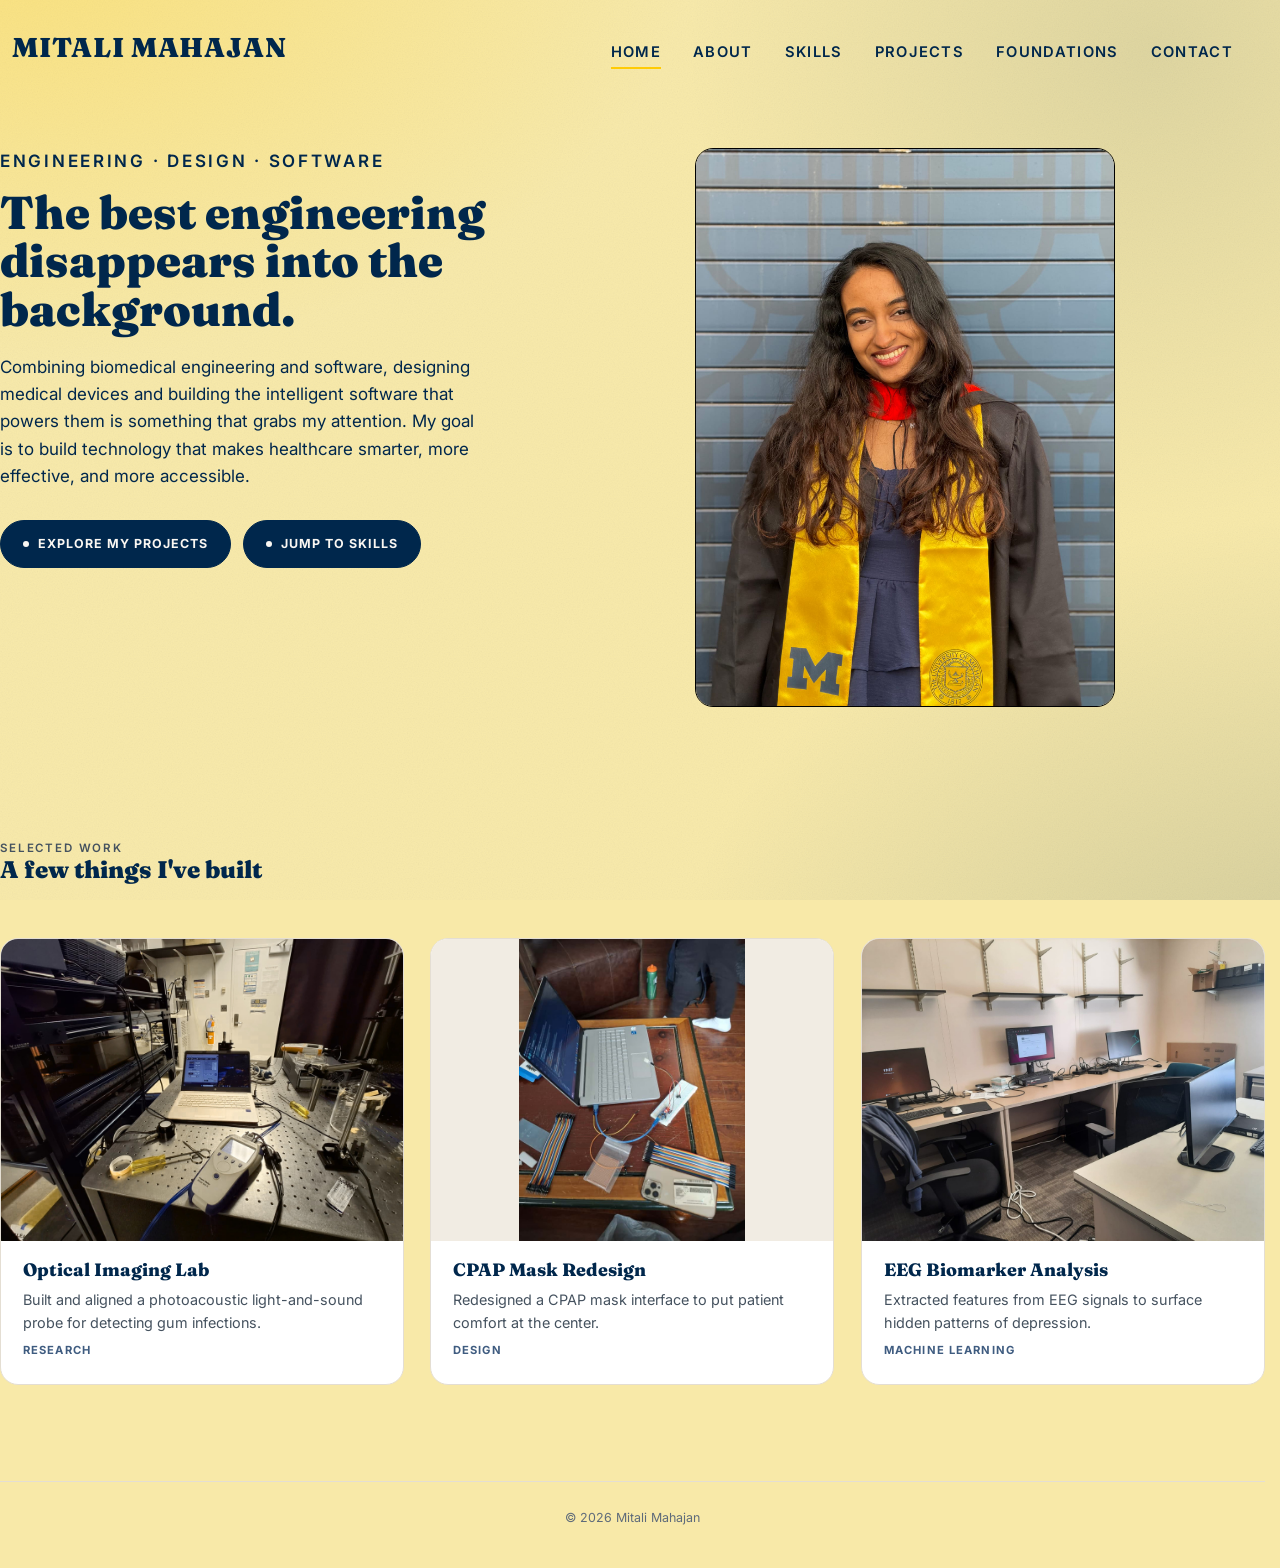
<file: index.html>
<!DOCTYPE html>
<html lang="en">
<head>
<meta charset="UTF-8">
<meta name="viewport" content="width=device-width, initial-scale=1.0">
<title>Mitali Mahajan Portfolio</title>
<meta name="description" content="Mitali Mahajan biomedical engineering &amp; software portfolio.">
<link rel="preconnect" href="https://fonts.googleapis.com">
<link href="https://fonts.googleapis.com/css2?family=Fraunces:wght@600;900&family=Inter:wght@400;500;600;700&display=swap" rel="stylesheet">
<link rel="stylesheet" href="style.css?v=46">
<script>document.documentElement.classList.add('js');</script>
</head>
<body>

<a class="skip-link" href="#main-content">Skip to content</a>

<header class="site-header">
  <div class="wrap">
    <a class="logo" href="index.html">MITALI MAHAJAN</a>
    <nav aria-label="Primary">
      <ul class="nav-links">
        <li><a href="index.html" aria-current="page">Home</a></li>
        <li><a href="about.html">About</a></li>
        <li><a href="skills.html">Skills</a></li>
        <li><a href="projects.html">Projects</a></li>
        <li><a href="https://mitalimahajan2209.wixsite.com/mitali-mahajan" target="_blank" rel="noopener">Foundations</a></li>
        <li><a href="contact.html">Contact</a></li>
      </ul>
    </nav>
  </div>
</header>

<main id="main-content">
  <section class="hero wrap">
    <div data-reveal-group>
      <p class="eyebrow reveal">Engineering · Design · Software</p>
      <h1 class="reveal">The best engineering disappears into the background.</h1>
      <p class="reveal">Combining biomedical engineering and software, designing medical devices and building the intelligent software that powers them is something that grabs my attention. My goal is to build technology that makes healthcare smarter, more effective, and more accessible.</p>
      <p class="reveal hero-cta">
        <a class="pill-btn" href="projects.html"><span class="dot"></span>Explore my projects</a>
        <a class="pill-btn" href="skills.html"><span class="dot"></span>Jump to skills</a>
      </p>
    </div>
    <div class="hero-portrait reveal">
      <img src="assets/gradpic.jpeg" alt="Mitali Mahajan in cap and gown wearing a University of Michigan graduation stole">
    </div>
  </section>

  <section class="projects-intro wrap">
    <p class="eyebrow">Selected work</p>
    <h2>A few things I've built</h2>
  </section>

  <section class="project-grid wrap">

    <a class="project-card" href="optical-imaging.html">
      <div class="thumb"><img src="assets/img-001.jpg" alt="Photoacoustic optical imaging lab setup"></div>
      <div class="card-body">
        <h3>Optical Imaging Lab</h3>
        <p>Built and aligned a photoacoustic light-and-sound probe for detecting gum infections.</p>
        <span class="tag">Research</span>
      </div>
    </a>

    <a class="project-card" href="sling-health.html">
      <div class="thumb"><img src="assets/img-003.jpg" alt="Sling Health prototyping session"></div>
      <div class="card-body">
        <h3>CPAP Mask Redesign</h3>
        <p>Redesigned a CPAP mask interface to put patient comfort at the center.</p>
        <span class="tag">Design</span>
      </div>
    </a>

    <a class="project-card" href="ml-eeg.html">
      <div class="thumb"><img src="assets/img-005.jpg" alt="Lehigh University campus sign"></div>
      <div class="card-body">
        <h3>EEG Biomarker Analysis</h3>
        <p>Extracted features from EEG signals to surface hidden patterns of depression.</p>
        <span class="tag">Machine Learning</span>
      </div>
    </a>

  </section>
</main>

<footer class="site-footer">
  &copy; 2026 Mitali Mahajan
</footer>

<script src="script.js"></script>
</body>
</html>
</file>
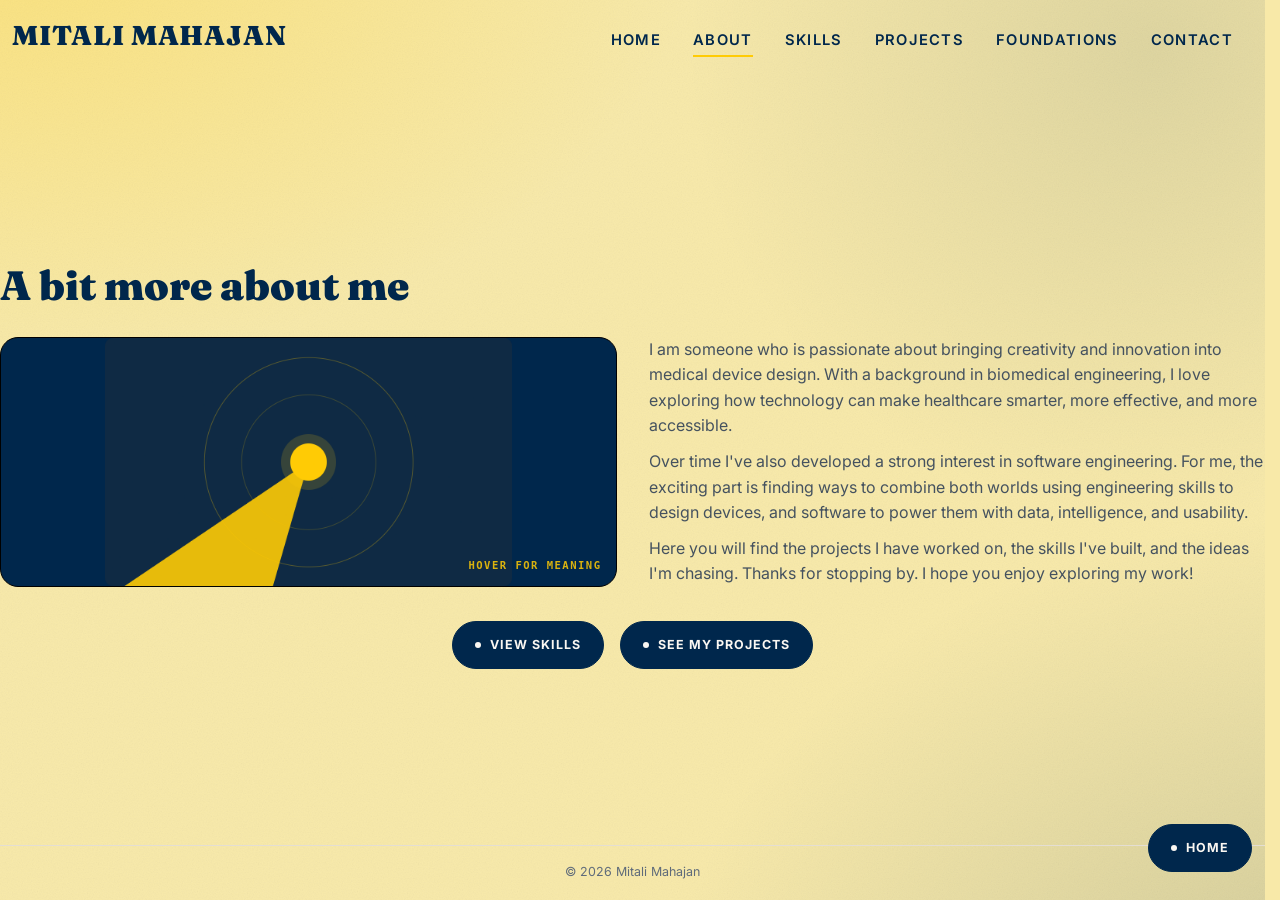
<file: about.html>
<!DOCTYPE html>
<html lang="en" class="onepage">
<head>
<meta charset="UTF-8">
<meta name="viewport" content="width=device-width, initial-scale=1.0">
<title>About | Mitali Mahajan</title>
<link rel="preconnect" href="https://fonts.googleapis.com">
<link href="https://fonts.googleapis.com/css2?family=Fraunces:wght@600;900&family=Inter:wght@400;500;600;700&display=swap" rel="stylesheet">
<link rel="stylesheet" href="style.css?v=46">
</head>
<body>

<header class="site-header">
  <div class="wrap">
    <a class="logo" href="index.html">MITALI MAHAJAN</a>
    <nav>
      <ul class="nav-links">
        <li><a href="index.html">Home</a></li>
        <li><a href="about.html" aria-current="page">About</a></li>
        <li><a href="skills.html">Skills</a></li>
        <li><a href="projects.html">Projects</a></li>
        <li><a href="https://mitalimahajan2209.wixsite.com/mitali-mahajan" target="_blank" rel="noopener">Foundations</a></li>
        <li><a href="contact.html">Contact</a></li>
      </ul>
    </nav>
  </div>
</header>

<main>
  <section class="detail-hero wrap">
    <h1>A bit more about me</h1>
  </section>

  <section class="detail-body about-columns wrap">
    <div class="about-media">
      <div class="about-photo">
        <img src="assets/aperture-graphic.png" alt="">
        <span class="about-hint">Hover for meaning</span>
        <div class="about-overlay">
          <p class="about-overlay-eyebrow">Aperture</p>
          <p>The design captures a sense of concentration, light and energy narrowing toward one exact point. It reflects how detection works: something is being measured and processed right at that convergence point.</p>
          <p>In imaging, this cone mirrors numerical aperture, which governs how much light is gathered and how fine a detail can be resolved, and the same idea carries over to how I think about software: gathering signal, filtering out noise, and converging on the clearest possible output.</p>
        </div>
      </div>
    </div>
    <div class="about-text">
      <p>I am someone who is passionate about bringing creativity and innovation into medical device design. With a background in biomedical engineering, I love exploring how technology can make healthcare smarter, more effective, and more accessible.</p>
      <p>Over time I've also developed a strong interest in software engineering. For me, the exciting part is finding ways to combine both worlds using engineering skills to design devices, and software to power them with data, intelligence, and usability.</p>
      <p>Here you will find the projects I have worked on, the skills I've built, and the ideas I'm chasing. Thanks for stopping by. I hope you enjoy exploring my work!</p>
    </div>
  </section>

  <div class="detail-nav">
    <a class="pill-btn" href="skills.html"><span class="dot"></span>View skills</a>
    <a class="pill-btn" href="projects.html"><span class="dot"></span>See my projects</a>
  </div>
</main>

<a class="home-float pill-btn" href="index.html"><span class="dot"></span>Home</a>

<footer class="site-footer">
  &copy; 2026 Mitali Mahajan
</footer>

<script src="script.js"></script>
</body>
</html>
</file>
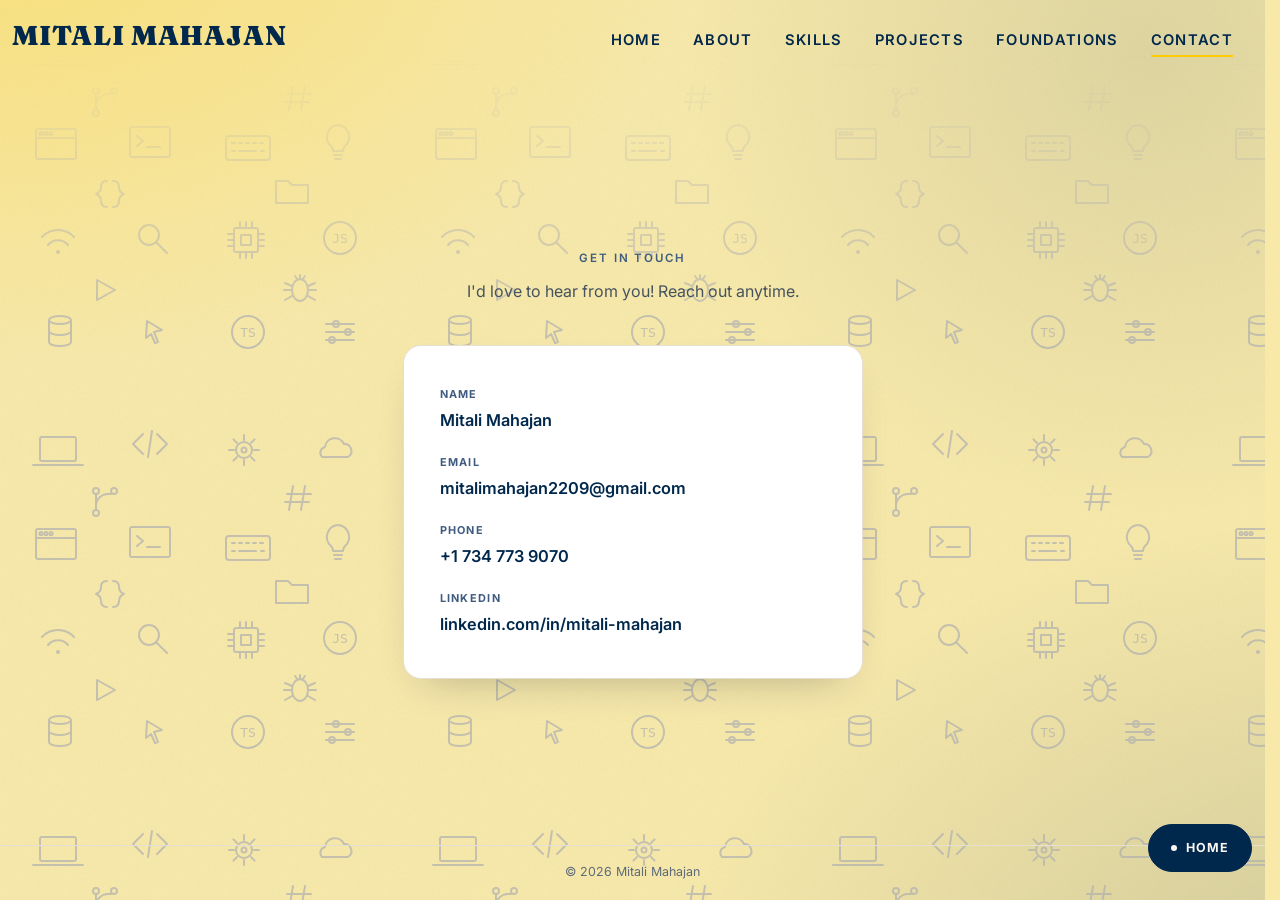
<file: contact.html>
<!DOCTYPE html>
<html lang="en" class="onepage">
<head>
<meta charset="UTF-8">
<meta name="viewport" content="width=device-width, initial-scale=1.0">
<title>Contact | Mitali Mahajan</title>
<link rel="preconnect" href="https://fonts.googleapis.com">
<link href="https://fonts.googleapis.com/css2?family=Fraunces:wght@600;900&family=Inter:wght@400;500;600;700&display=swap" rel="stylesheet">
<link rel="stylesheet" href="style.css?v=46">
</head>
<body>

<div class="doodle-bg" aria-hidden="true">
  <svg xmlns="http://www.w3.org/2000/svg" width="100%" height="100%">
    <defs>
      <pattern id="doodlePattern" width="400" height="400" patternUnits="userSpaceOnUse">
        <g fill="none" stroke="#B0B0B0" stroke-width="2" stroke-linecap="round" stroke-linejoin="round">
          <g transform="translate(58,50)"><rect x="-18" y="-13" width="36" height="24" rx="2"/><path d="M-25 15 H25"/></g>
          <g transform="translate(150,44)"><path d="M-7 -10 -17 0 -7 10"/><path d="M7 -10 17 0 7 10"/><path d="M-2 13 2 -13"/></g>
          <g transform="translate(244,50)"><circle r="8"/><circle r="2.5"/><path d="M0 -15V-10M0 15V10M-15 0H-10M15 0H10M-10.6 -10.6 -7 -7M10.6 10.6 7 7M10.6 -10.6 7 -7M-10.6 10.6 -7 7"/></g>
          <g transform="translate(336,48)"><path d="M-14 9 H12 A7 7 0 0 0 8 -4 A10 10 0 0 0 -11 -1 A6 6 0 0 0 -14 9 Z"/></g>
          <g transform="translate(104,102)"><circle cx="-8" cy="-11" r="3"/><circle cx="-8" cy="11" r="3"/><circle cx="10" cy="-11" r="3"/><path d="M-8 -8 V8 M-8 4 A12 12 0 0 1 4 -8 H7"/></g>
          <g transform="translate(300,98)"><path d="M-7 -12 -11 12 M5 -12 1 12 M-13 -4 H11 M-15 4 H9"/></g>
          <g transform="translate(56,144)"><rect x="-20" y="-15" width="40" height="30" rx="2"/><path d="M-20 -6 H20"/><circle cx="-15" cy="-10.5" r="1.6"/><circle cx="-10" cy="-10.5" r="1.6"/><circle cx="-5" cy="-10.5" r="1.6"/></g>
          <g transform="translate(150,142)"><rect x="-20" y="-15" width="40" height="30" rx="2"/><path d="M-13 -6 -7 -1 -13 4 M-3 5 H10"/></g>
          <g transform="translate(248,148)"><rect x="-22" y="-12" width="44" height="24" rx="3"/><path d="M-16 -5H-13M-9 -5H-6M-2 -5H1M5 -5H8M12 -5H15M-16 3H-13M-9 3H8M13 3H16"/></g>
          <g transform="translate(338,140)"><path d="M0 -15 A12 12 0 0 1 7 6 Q5 8 5 11 H-5 Q-5 8 -7 6 A12 12 0 0 1 0 -15 Z"/><path d="M-4 15H4M-3 19H3"/></g>
          <g transform="translate(110,194)"><path d="M-3 -13 Q-9 -13 -9 -7 Q-9 -2 -14 0 Q-9 2 -9 7 Q-9 13 -3 13"/><path d="M3 -13 Q9 -13 9 -7 Q9 -2 14 0 Q9 2 9 7 Q9 13 3 13"/></g>
          <g transform="translate(292,190)"><path d="M-16 13 V-9 H-4 L0 -5 H16 V13 Z"/></g>
          <g transform="translate(58,240)"><path d="M-16 -3 A22 22 0 0 1 16 -3"/><path d="M-10 5 A13 13 0 0 1 10 5"/><circle cx="0" cy="12" r="2" fill="#B0B0B0" stroke="none"/></g>
          <g transform="translate(152,238)"><circle cx="-3" cy="-3" r="10"/><path d="M4.5 4.5 15 15"/></g>
          <g transform="translate(246,240)"><rect x="-12" y="-12" width="24" height="24" rx="2"/><rect x="-5" y="-5" width="10" height="10"/><path d="M-12 -6H-18M-12 0H-18M-12 6H-18M12 -6H18M12 0H18M12 6H18M-6 -12V-18M0 -12V-18M6 -12V-18M-6 12V18M0 12V18M6 12V18"/></g>
          <g transform="translate(340,238)"><circle r="16"/><text x="0" y="5" font-family="ui-monospace,Menlo,monospace" font-size="13" fill="#B0B0B0" stroke="none" text-anchor="middle">JS</text></g>
          <g transform="translate(104,290)"><path d="M-7 -10 11 0 -7 10 Z"/></g>
          <g transform="translate(300,288)"><ellipse cx="0" cy="2" rx="8" ry="11"/><path d="M0 -9V-13M-5 -12 -2 -8M5 -12 2 -8M-8 -2 -15 -5M-8 2H-16M-8 8 -15 12M8 -2 15 -5M8 2H16M8 8 15 12"/></g>
          <g transform="translate(60,332)"><path d="M-11 -12 A11 4 0 0 0 11 -12 A11 4 0 0 0 -11 -12 V10 A11 4 0 0 0 11 10 V-12 M-11 -1 A11 4 0 0 0 11 -1"/></g>
          <g transform="translate(154,332)"><path d="M-7 -11 8 -2 0 0 4 10 1 11 -3 2 -8 6 Z"/></g>
          <g transform="translate(248,332)"><circle r="16"/><text x="0" y="5" font-family="ui-monospace,Menlo,monospace" font-size="13" fill="#B0B0B0" stroke="none" text-anchor="middle">TS</text></g>
          <g transform="translate(340,332)"><path d="M-14 -8H14M-14 0H14M-14 8H14"/><circle cx="-4" cy="-8" r="3"/><circle cx="8" cy="0" r="3"/><circle cx="-8" cy="8" r="3"/></g>
        </g>
      </pattern>
    </defs>
    <rect width="100%" height="100%" fill="url(#doodlePattern)"/>
  </svg>
</div>

<header class="site-header">
  <div class="wrap">
    <a class="logo" href="index.html">MITALI MAHAJAN</a>
    <nav>
      <ul class="nav-links">
        <li><a href="index.html">Home</a></li>
        <li><a href="about.html">About</a></li>
        <li><a href="skills.html">Skills</a></li>
        <li><a href="projects.html">Projects</a></li>
        <li><a href="https://mitalimahajan2209.wixsite.com/mitali-mahajan" target="_blank" rel="noopener">Foundations</a></li>
        <li><a href="contact.html" aria-current="page">Contact</a></li>
      </ul>
    </nav>
  </div>
</header>

<main>
  <section class="contact-wrap wrap">
    <p class="eyebrow">Get in touch</p>
    <p class="contact-intro">I'd love to hear from you! Reach out anytime.</p>

    <div class="contact-card">
      <div class="contact-row">
        <span class="label">Name</span>
        <span>Mitali Mahajan</span>
      </div>
      <div class="contact-row">
        <span class="label">Email</span>
        <a href="mailto:mitalimahajan2209@gmail.com">mitalimahajan2209@gmail.com</a>
      </div>
      <div class="contact-row">
        <span class="label">Phone</span>
        <a href="tel:+17347739070">+1 734 773 9070</a>
      </div>
      <div class="contact-row">
        <span class="label">LinkedIn</span>
        <a href="https://www.linkedin.com/in/mitali-mahajan-910a66212/" target="_blank" rel="noopener">linkedin.com/in/mitali-mahajan</a>
      </div>
    </div>
  </section>
</main>

<a class="home-float pill-btn" href="index.html"><span class="dot"></span>Home</a>

<footer class="site-footer">
  &copy; 2026 Mitali Mahajan
</footer>

</body>
</html>
</file>
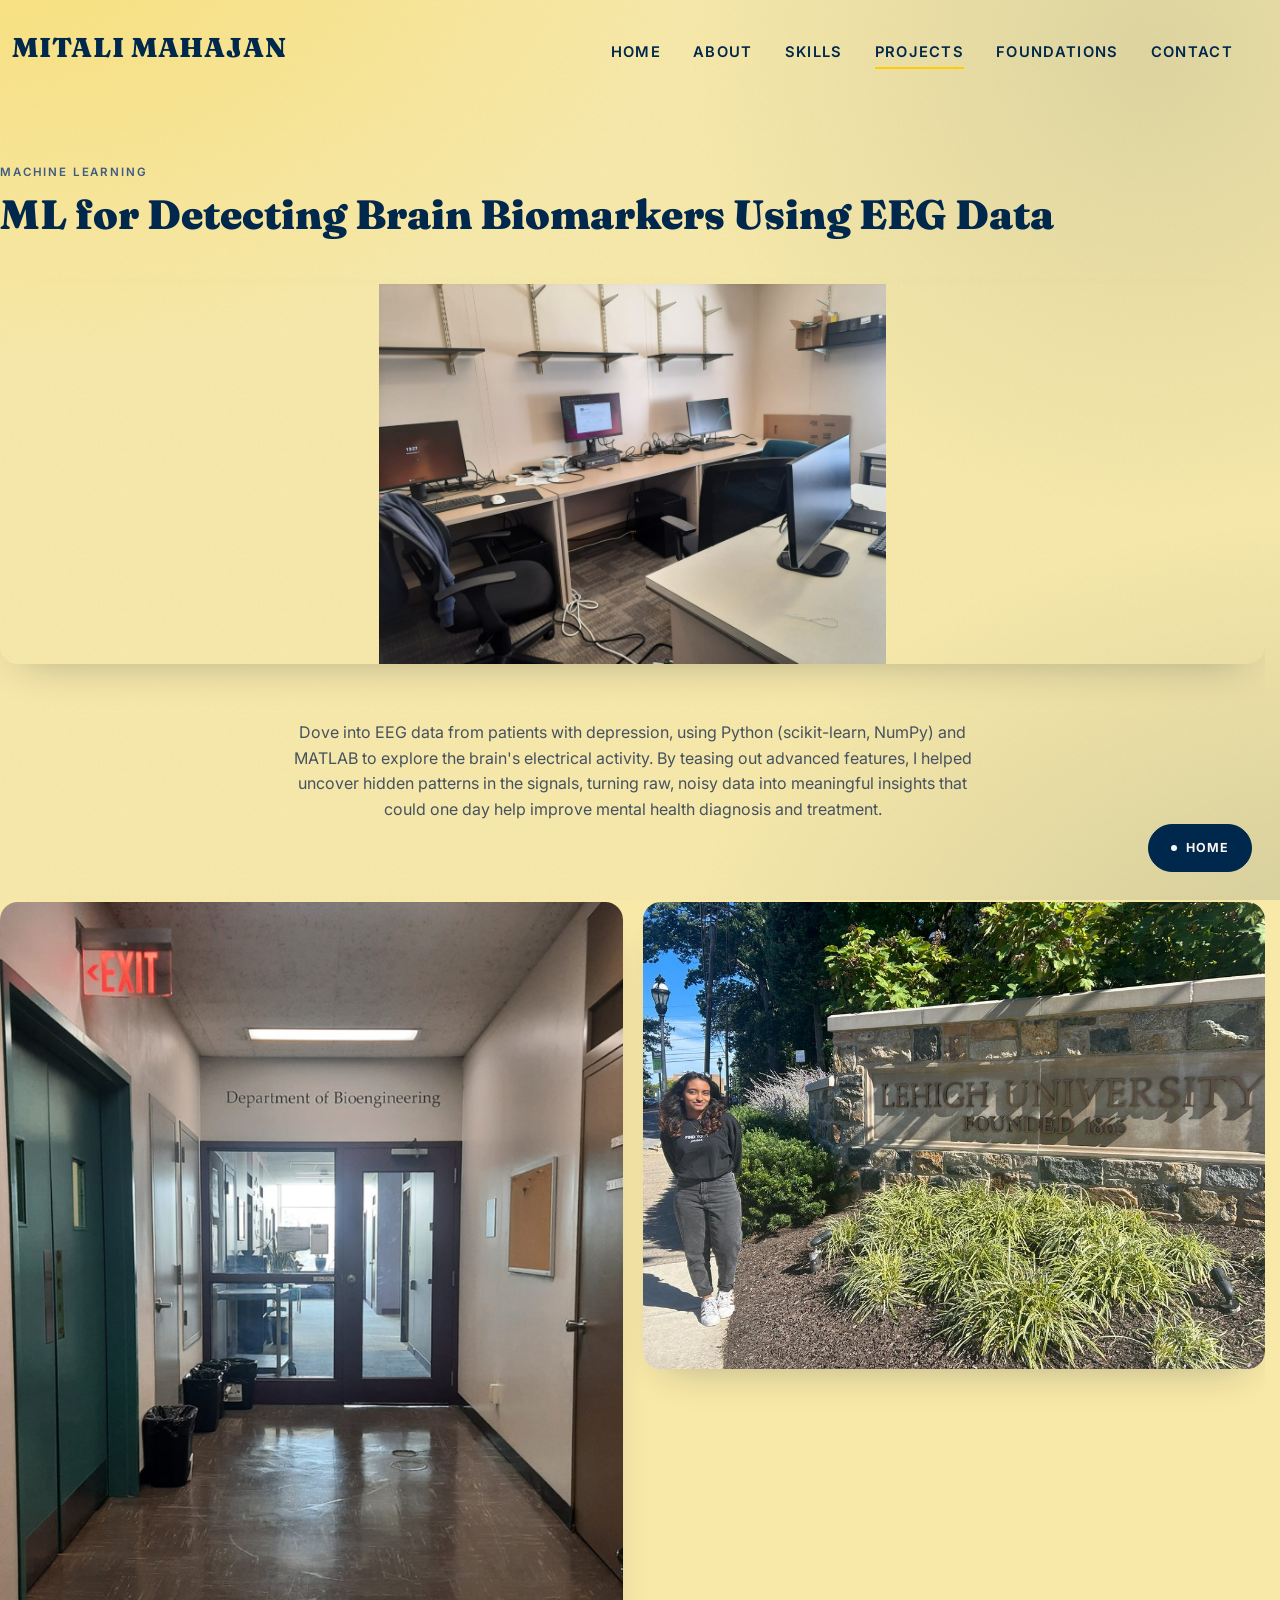
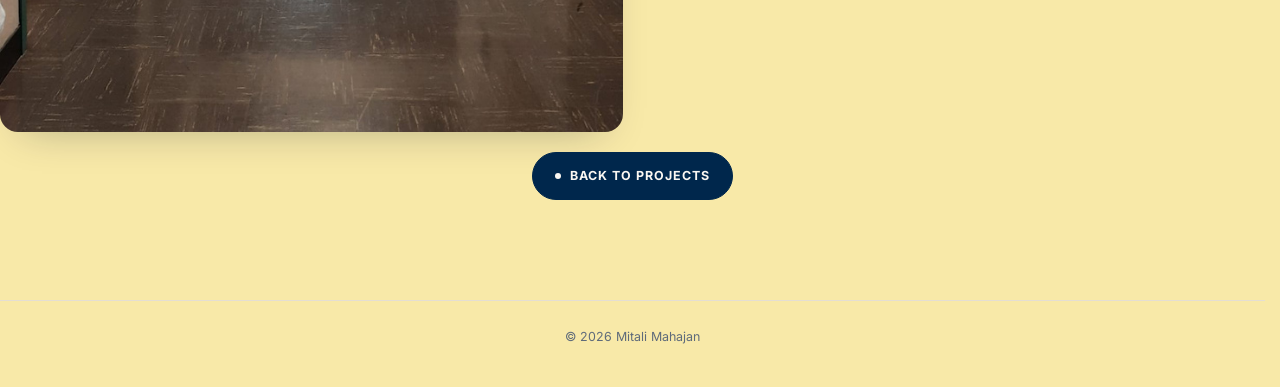
<file: ml-eeg.html>
<!DOCTYPE html>
<html lang="en">
<head>
<meta charset="UTF-8">
<meta name="viewport" content="width=device-width, initial-scale=1.0">
<title>ML for Detecting Brain Biomarkers Using EEG Data | Mitali Mahajan</title>
<link rel="preconnect" href="https://fonts.googleapis.com">
<link href="https://fonts.googleapis.com/css2?family=Fraunces:wght@600;900&family=Inter:wght@400;500;600;700&display=swap" rel="stylesheet">
<link rel="stylesheet" href="style.css?v=46">
</head>
<body>

<header class="site-header">
  <div class="wrap">
    <a class="logo" href="index.html">MITALI MAHAJAN</a>
    <nav>
      <ul class="nav-links">
        <li><a href="index.html">Home</a></li>
        <li><a href="about.html">About</a></li>
        <li><a href="skills.html">Skills</a></li>
        <li><a href="projects.html" aria-current="page">Projects</a></li>
        <li><a href="https://mitalimahajan2209.wixsite.com/mitali-mahajan" target="_blank" rel="noopener">Foundations</a></li>
        <li><a href="contact.html">Contact</a></li>
      </ul>
    </nav>
  </div>
</header>

<main>
  <section class="detail-hero wrap">
    <p class="eyebrow">Machine Learning</p>
    <h1>ML for Detecting Brain Biomarkers Using EEG Data</h1>
  </section>

  <section class="detail-media wrap">
    <img class="full" src="assets/img-005.jpg" alt="Mitali Mahajan standing by the Lehigh University sign" style="max-height:380px;">
  </section>

  <section class="detail-body single wrap">
    <p>Dove into EEG data from patients with depression, using Python (scikit-learn, NumPy) and MATLAB to explore the brain's electrical activity. By teasing out advanced features, I helped uncover hidden patterns in the signals, turning raw, noisy data into meaningful insights that could one day help improve mental health diagnosis and treatment.</p>
  </section>

  <section class="detail-media two-col wrap">
    <img src="assets/img-006.jpg" alt="Department of Bioengineering hallway">
    <img src="assets/img-007.jpg" alt="Lab workstation with dual monitors used for EEG analysis">
  </section>

  <div class="detail-nav">
    <a class="pill-btn" href="projects.html"><span class="dot"></span>Back to projects</a>
  </div>
</main>

<a class="home-float pill-btn" href="index.html"><span class="dot"></span>Home</a>

<footer class="site-footer">
  &copy; 2026 Mitali Mahajan
</footer>

</body>
</html>
</file>
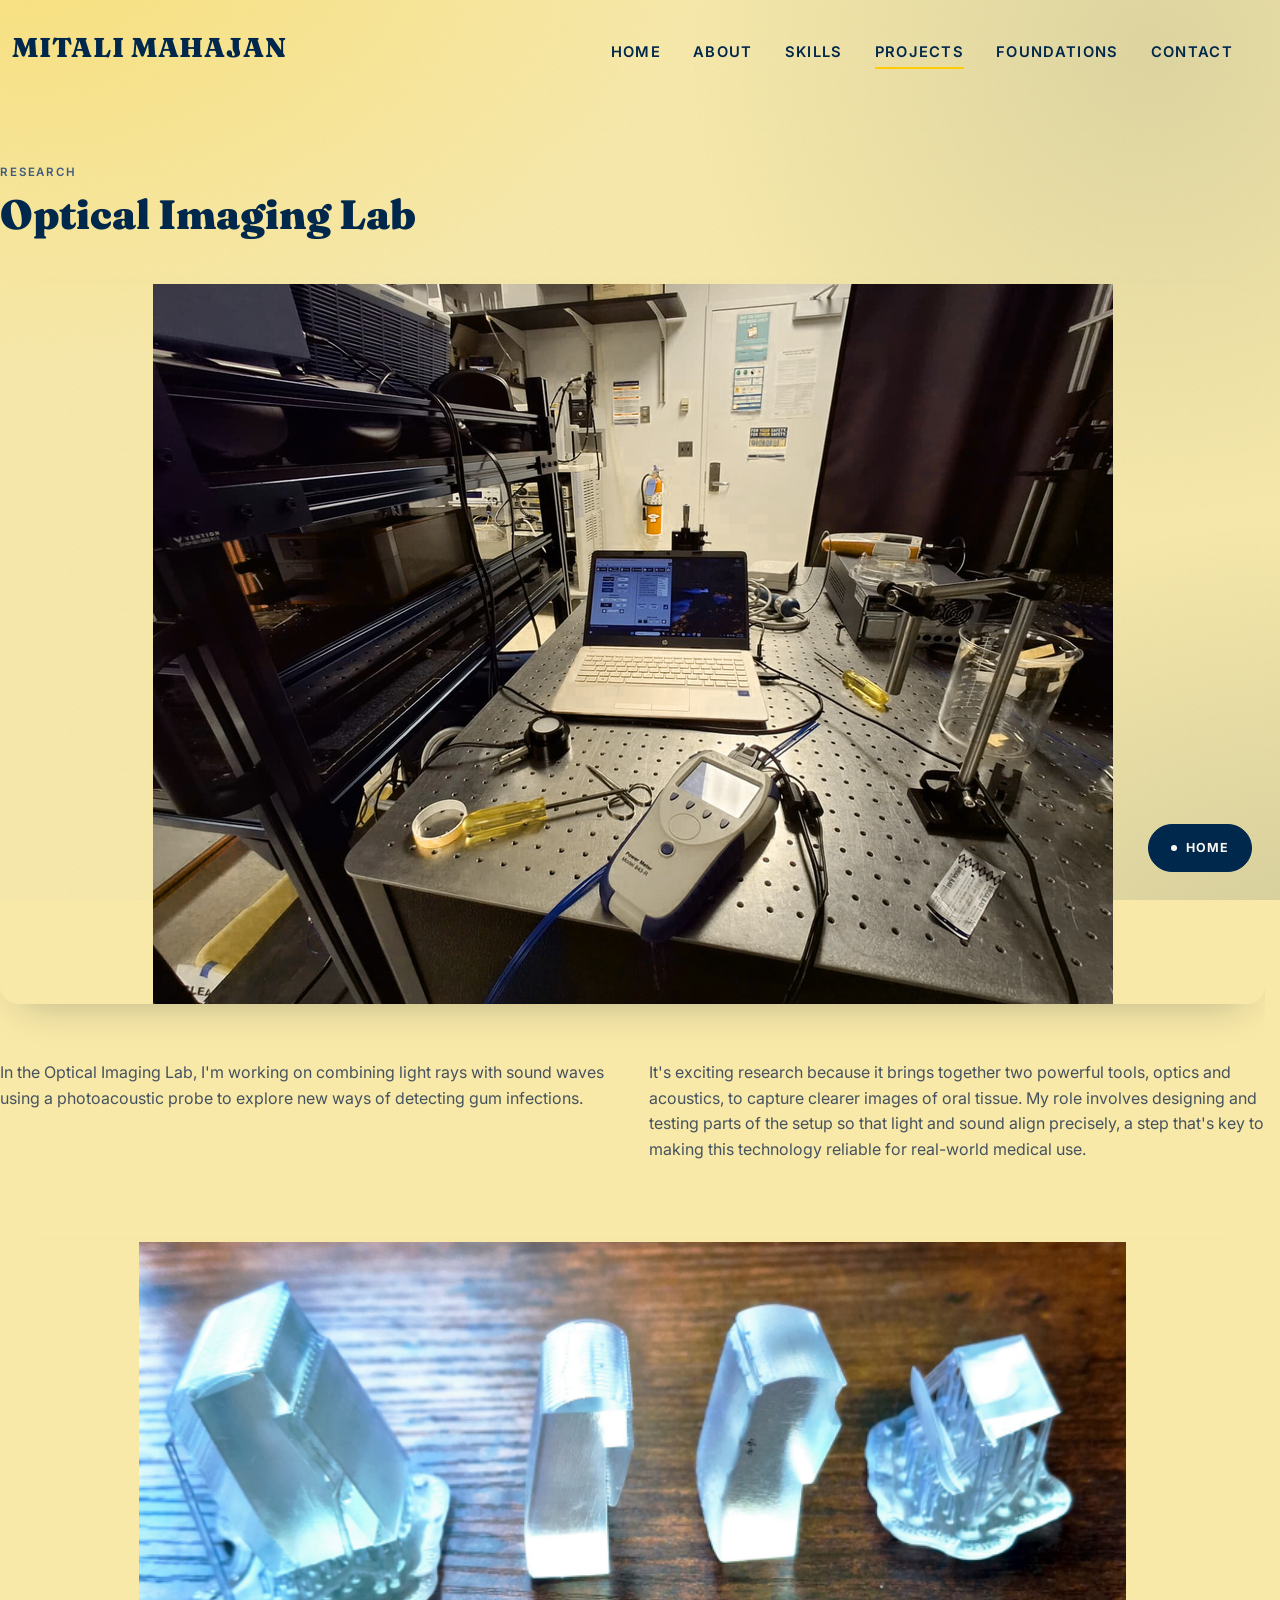
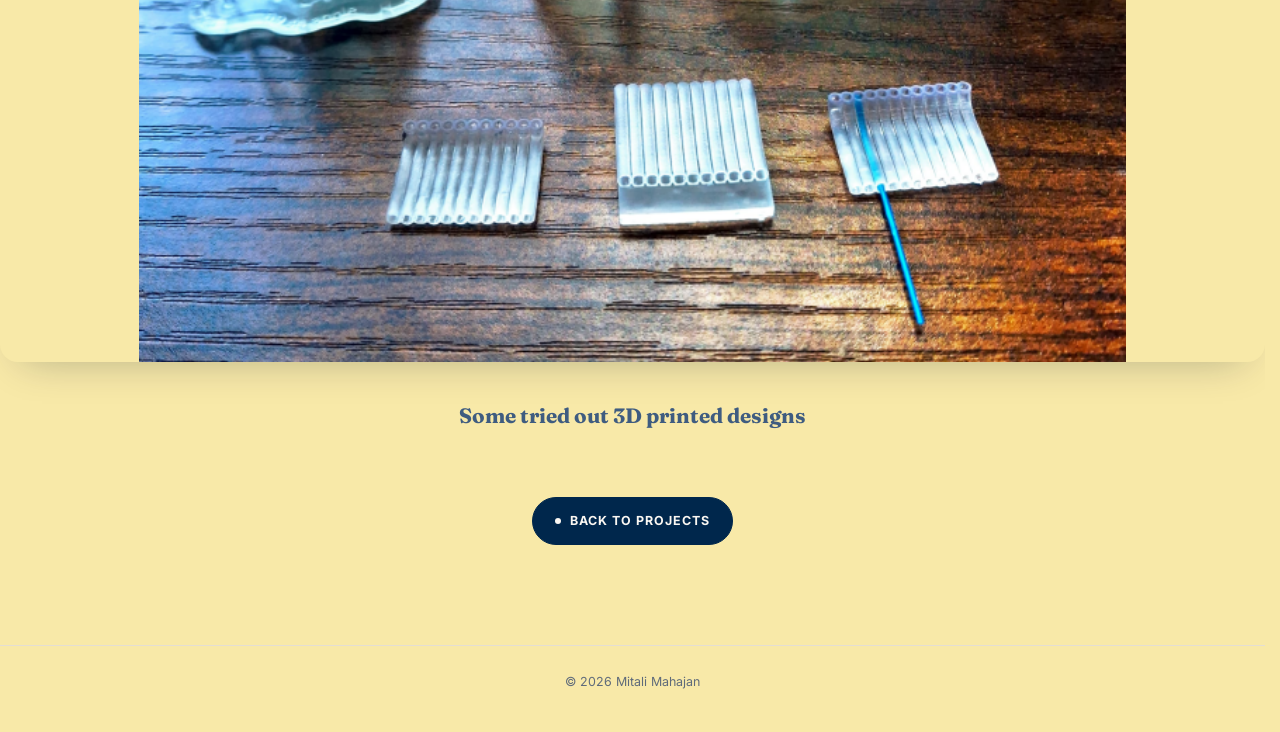
<file: optical-imaging.html>
<!DOCTYPE html>
<html lang="en">
<head>
<meta charset="UTF-8">
<meta name="viewport" content="width=device-width, initial-scale=1.0">
<title>Optical Imaging Lab | Mitali Mahajan</title>
<link rel="preconnect" href="https://fonts.googleapis.com">
<link href="https://fonts.googleapis.com/css2?family=Fraunces:wght@600;900&family=Inter:wght@400;500;600;700&display=swap" rel="stylesheet">
<link rel="stylesheet" href="style.css?v=46">
</head>
<body>

<header class="site-header">
  <div class="wrap">
    <a class="logo" href="index.html">MITALI MAHAJAN</a>
    <nav>
      <ul class="nav-links">
        <li><a href="index.html">Home</a></li>
        <li><a href="about.html">About</a></li>
        <li><a href="skills.html">Skills</a></li>
        <li><a href="projects.html" aria-current="page">Projects</a></li>
        <li><a href="https://mitalimahajan2209.wixsite.com/mitali-mahajan" target="_blank" rel="noopener">Foundations</a></li>
        <li><a href="contact.html">Contact</a></li>
      </ul>
    </nav>
  </div>
</header>

<main>
  <section class="detail-hero wrap">
    <p class="eyebrow">Research</p>
    <h1>Optical Imaging Lab</h1>
  </section>

  <section class="detail-media wrap">
    <img class="full" src="assets/img-001.jpg" alt="Optical imaging lab bench with laptop and photoacoustic equipment">
  </section>

  <section class="detail-body wrap">
    <p>In the Optical Imaging Lab, I'm working on combining light rays with sound waves using a photoacoustic probe to explore new ways of detecting gum infections.</p>
    <p>It's exciting research because it brings together two powerful tools, optics and acoustics, to capture clearer images of oral tissue. My role involves designing and testing parts of the setup so that light and sound align precisely, a step that's key to making this technology reliable for real-world medical use.</p>
  </section>

  <section class="detail-media wrap">
    <img class="full" src="assets/img-002.png" alt="Several 3D printed probe housing designs on a wooden table">
  </section>
  <p class="detail-caption">Some tried out 3D printed designs</p>

  <div class="detail-nav">
    <a class="pill-btn" href="projects.html"><span class="dot"></span>Back to projects</a>
  </div>
</main>

<a class="home-float pill-btn" href="index.html"><span class="dot"></span>Home</a>

<footer class="site-footer">
  &copy; 2026 Mitali Mahajan
</footer>

</body>
</html>
</file>
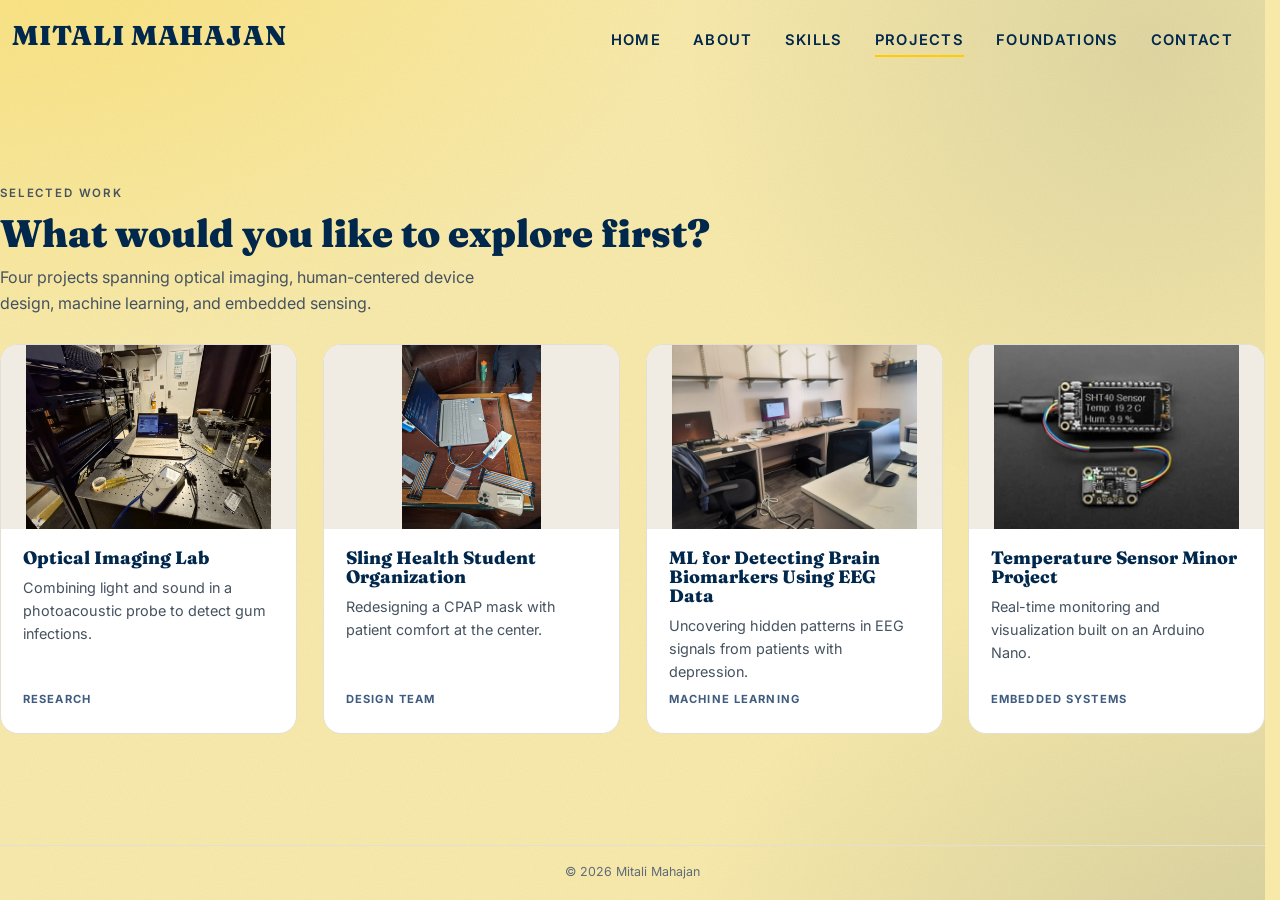
<file: projects.html>
<!DOCTYPE html>
<html lang="en" class="onepage">
<head>
<meta charset="UTF-8">
<meta name="viewport" content="width=device-width, initial-scale=1.0">
<title>Projects | Mitali Mahajan</title>
<link rel="preconnect" href="https://fonts.googleapis.com">
<link href="https://fonts.googleapis.com/css2?family=Fraunces:wght@600;900&family=Inter:wght@400;500;600;700&display=swap" rel="stylesheet">
<link rel="stylesheet" href="style.css?v=46">
</head>
<body>

<header class="site-header">
  <div class="wrap">
    <a class="logo" href="index.html">MITALI MAHAJAN</a>
    <nav>
      <ul class="nav-links">
        <li><a href="index.html">Home</a></li>
        <li><a href="about.html">About</a></li>
        <li><a href="skills.html">Skills</a></li>
        <li><a href="projects.html" aria-current="page">Projects</a></li>
        <li><a href="https://mitalimahajan2209.wixsite.com/mitali-mahajan" target="_blank" rel="noopener">Foundations</a></li>
        <li><a href="contact.html">Contact</a></li>
      </ul>
    </nav>
  </div>
</header>

<main>
  <section class="projects-intro wrap">
    <p class="eyebrow">Selected work</p>
    <h1>What would you like to explore first?</h1>
    <p>Four projects spanning optical imaging, human-centered device design, machine learning, and embedded sensing.</p>
  </section>

  <section class="project-grid wrap">

    <a class="project-card" href="optical-imaging.html">
      <div class="thumb"><img src="assets/img-001.jpg" alt="Photoacoustic optical imaging lab setup"></div>
      <div class="card-body">
        <h3>Optical Imaging Lab</h3>
        <p>Combining light and sound in a photoacoustic probe to detect gum infections.</p>
        <span class="tag">Research</span>
      </div>
    </a>

    <a class="project-card" href="sling-health.html">
      <div class="thumb"><img src="assets/img-003.jpg" alt="Sling Health prototyping session"></div>
      <div class="card-body">
        <h3>Sling Health Student Organization</h3>
        <p>Redesigning a CPAP mask with patient comfort at the center.</p>
        <span class="tag">Design Team</span>
      </div>
    </a>

    <a class="project-card" href="ml-eeg.html">
      <div class="thumb"><img src="assets/img-005.jpg" alt="Lehigh University campus sign"></div>
      <div class="card-body">
        <h3>ML for Detecting Brain Biomarkers Using EEG Data</h3>
        <p>Uncovering hidden patterns in EEG signals from patients with depression.</p>
        <span class="tag">Machine Learning</span>
      </div>
    </a>

    <a class="project-card" href="temp-sensor.html">
      <div class="thumb"><img src="assets/img-008.png" alt="Temperature and humidity sensor board"></div>
      <div class="card-body">
        <h3>Temperature Sensor Minor Project</h3>
        <p>Real-time monitoring and visualization built on an Arduino Nano.</p>
        <span class="tag">Embedded Systems</span>
      </div>
    </a>

  </section>
</main>

<footer class="site-footer">
  &copy; 2026 Mitali Mahajan
</footer>

</body>
</html>
</file>
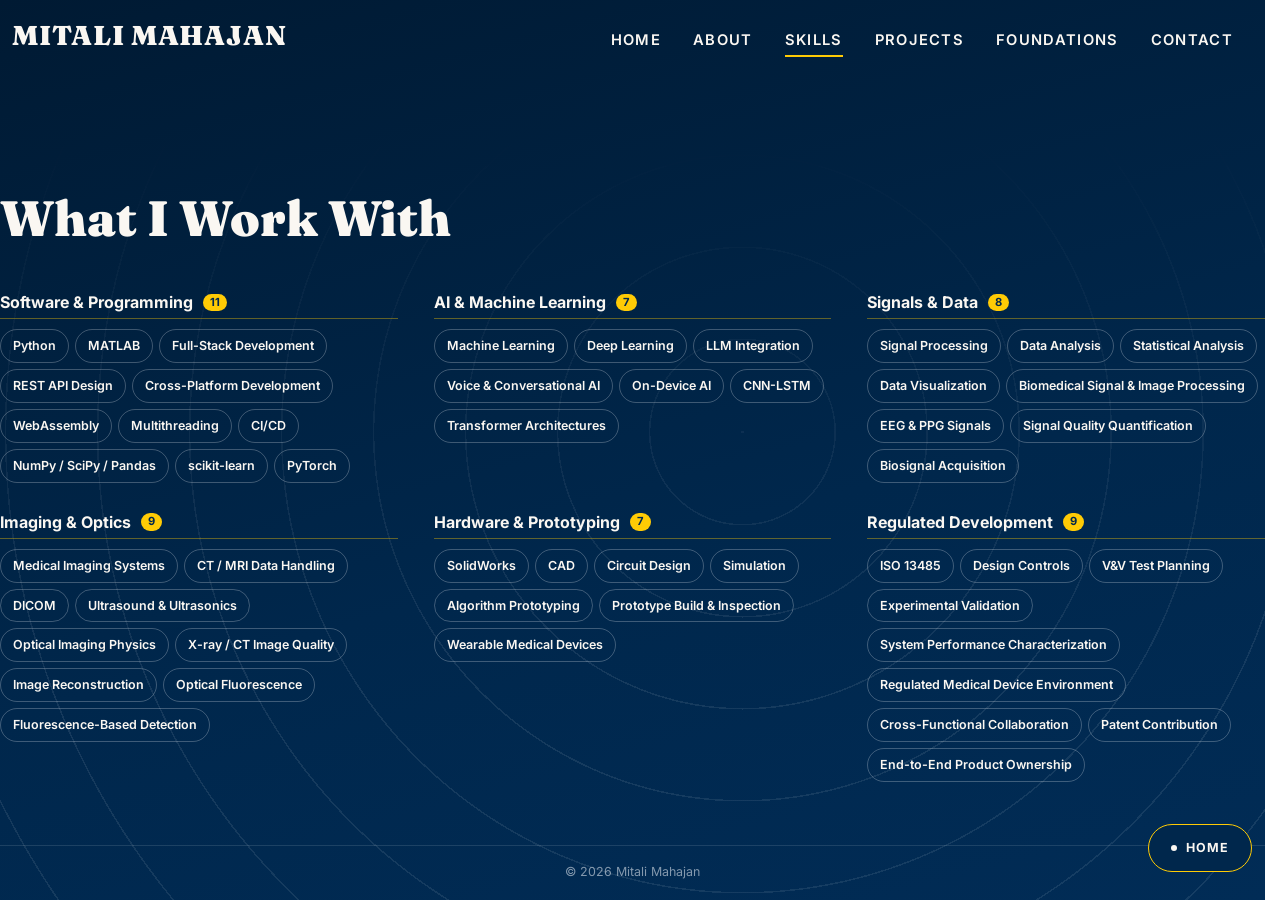
<file: skills.html>
<!DOCTYPE html>
<html lang="en" class="onepage">
<head>
<meta charset="UTF-8">
<meta name="viewport" content="width=device-width, initial-scale=1.0">
<title>Skills | Mitali Mahajan</title>
<link rel="preconnect" href="https://fonts.googleapis.com">
<link href="https://fonts.googleapis.com/css2?family=Fraunces:wght@600;900&family=Inter:wght@400;500;600;700&display=swap" rel="stylesheet">
<link rel="stylesheet" href="style.css?v=46">
</head>
<body class="skills-page">

<header class="site-header">
  <div class="wrap">
    <a class="logo" href="index.html">MITALI MAHAJAN</a>
    <nav>
      <ul class="nav-links">
        <li><a href="index.html">Home</a></li>
        <li><a href="about.html">About</a></li>
        <li><a href="skills.html" aria-current="page">Skills</a></li>
        <li><a href="projects.html">Projects</a></li>
        <li><a href="https://mitalimahajan2209.wixsite.com/mitali-mahajan" target="_blank" rel="noopener">Foundations</a></li>
        <li><a href="contact.html">Contact</a></li>
      </ul>
    </nav>
  </div>
</header>

<main>
  <section class="skills-hero wrap">
    <h1>What I Work With</h1>
  </section>

  <section class="about-skills wrap">
    <div class="skill-groups">
      <div class="skill-group">
        <h3 class="skill-group-title">Software &amp; Programming <span class="skill-count">11</span></h3>
        <ul class="skill-list">
          <li>Python</li>
          <li>MATLAB</li>
          <li>Full-Stack Development</li>
          <li>REST API Design</li>
          <li>Cross-Platform Development</li>
          <li>WebAssembly</li>
          <li>Multithreading</li>
          <li>CI/CD</li>
          <li>NumPy / SciPy / Pandas</li>
          <li>scikit-learn</li>
          <li>PyTorch</li>
        </ul>
      </div>
      <div class="skill-group">
        <h3 class="skill-group-title">AI &amp; Machine Learning <span class="skill-count">7</span></h3>
        <ul class="skill-list">
          <li>Machine Learning</li>
          <li>Deep Learning</li>
          <li>LLM Integration</li>
          <li>Voice &amp; Conversational AI</li>
          <li>On-Device AI</li>
          <li>CNN-LSTM</li>
          <li>Transformer Architectures</li>
        </ul>
      </div>
      <div class="skill-group">
        <h3 class="skill-group-title">Signals &amp; Data <span class="skill-count">8</span></h3>
        <ul class="skill-list">
          <li>Signal Processing</li>
          <li>Data Analysis</li>
          <li>Statistical Analysis</li>
          <li>Data Visualization</li>
          <li>Biomedical Signal &amp; Image Processing</li>
          <li>EEG &amp; PPG Signals</li>
          <li>Signal Quality Quantification</li>
          <li>Biosignal Acquisition</li>
        </ul>
      </div>
      <div class="skill-group">
        <h3 class="skill-group-title">Imaging &amp; Optics <span class="skill-count">9</span></h3>
        <ul class="skill-list">
          <li>Medical Imaging Systems</li>
          <li>CT / MRI Data Handling</li>
          <li>DICOM</li>
          <li>Ultrasound &amp; Ultrasonics</li>
          <li>Optical Imaging Physics</li>
          <li>X-ray / CT Image Quality</li>
          <li>Image Reconstruction</li>
          <li>Optical Fluorescence</li>
          <li>Fluorescence-Based Detection</li>
        </ul>
      </div>
      <div class="skill-group">
        <h3 class="skill-group-title">Hardware &amp; Prototyping <span class="skill-count">7</span></h3>
        <ul class="skill-list">
          <li>SolidWorks</li>
          <li>CAD</li>
          <li>Circuit Design</li>
          <li>Simulation</li>
          <li>Algorithm Prototyping</li>
          <li>Prototype Build &amp; Inspection</li>
          <li>Wearable Medical Devices</li>
        </ul>
      </div>
      <div class="skill-group">
        <h3 class="skill-group-title">Regulated Development <span class="skill-count">9</span></h3>
        <ul class="skill-list">
          <li>ISO 13485</li>
          <li>Design Controls</li>
          <li>V&amp;V Test Planning</li>
          <li>Experimental Validation</li>
          <li>System Performance Characterization</li>
          <li>Regulated Medical Device Environment</li>
          <li>Cross-Functional Collaboration</li>
          <li>Patent Contribution</li>
          <li>End-to-End Product Ownership</li>
        </ul>
      </div>
    </div>
  </section>
</main>

<a class="home-float pill-btn" href="index.html"><span class="dot"></span>Home</a>

<footer class="site-footer">
  &copy; 2026 Mitali Mahajan
</footer>

</body>
</html>
</file>
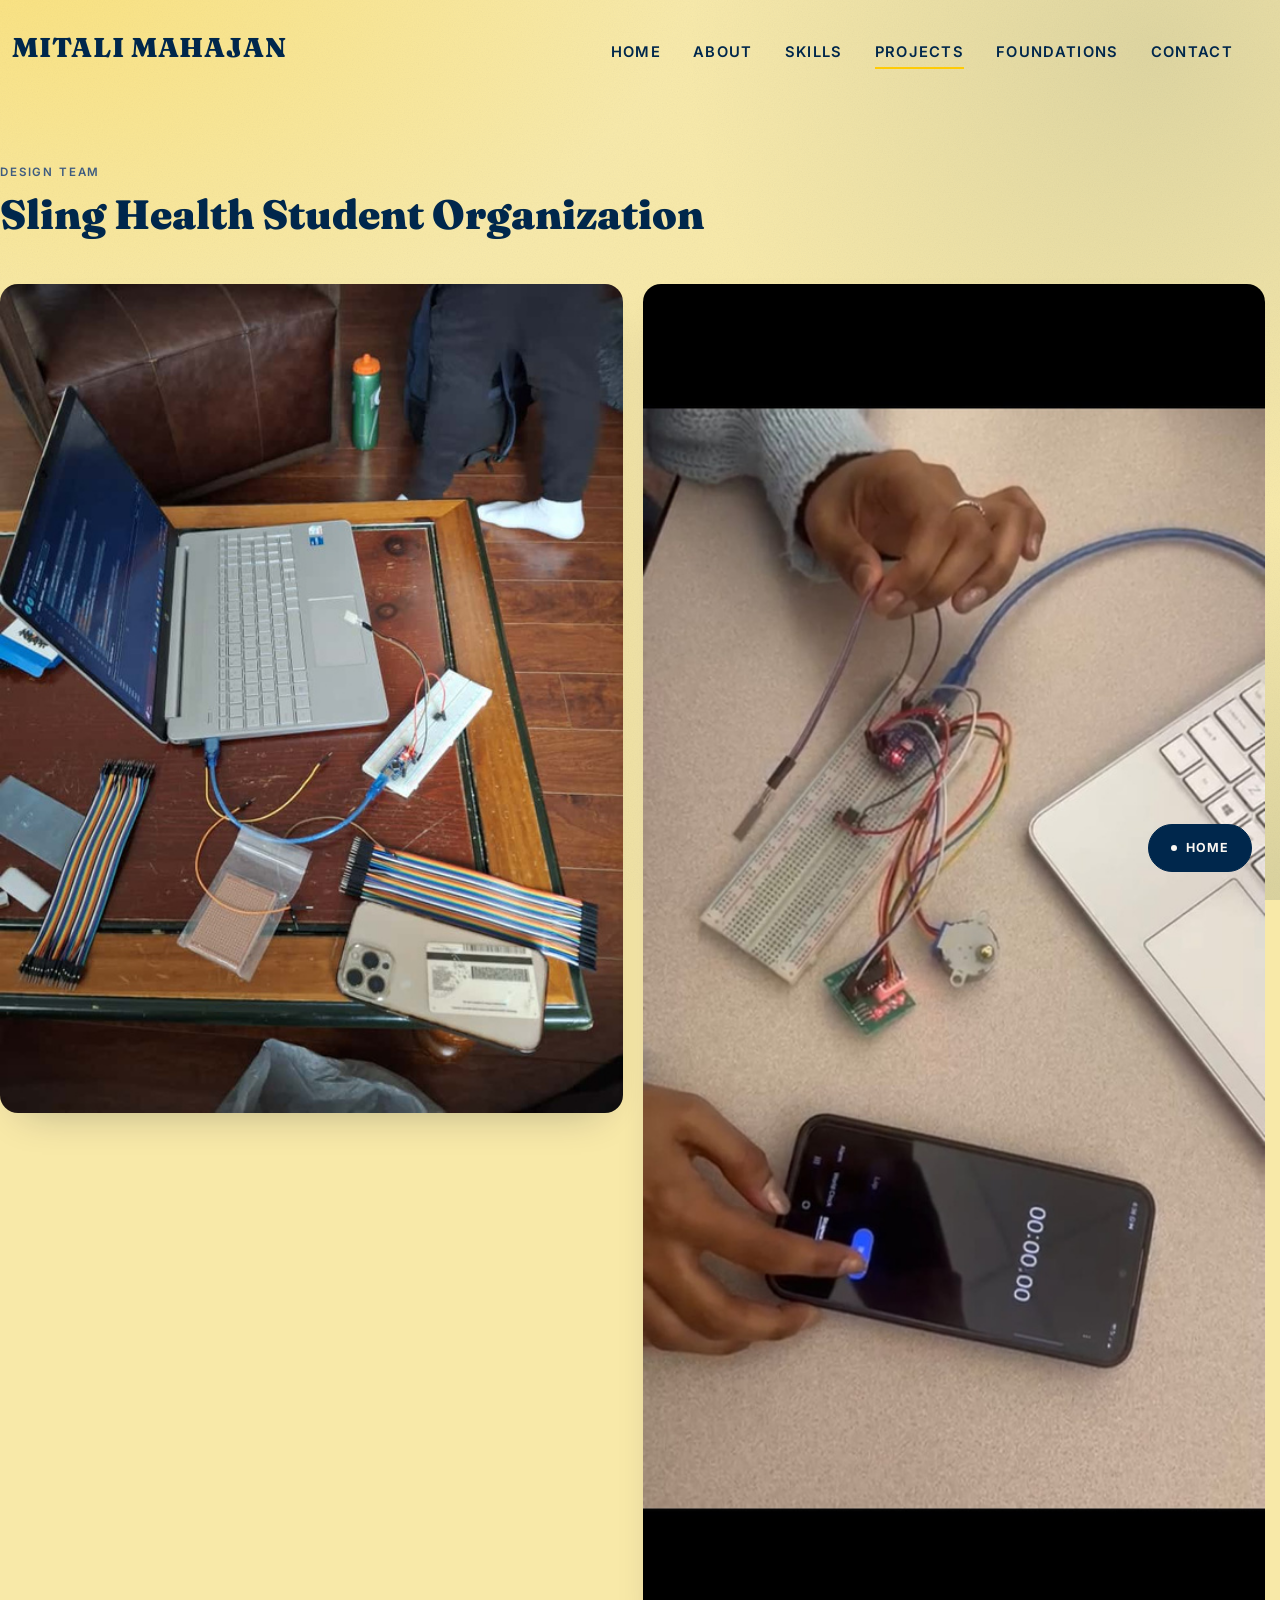
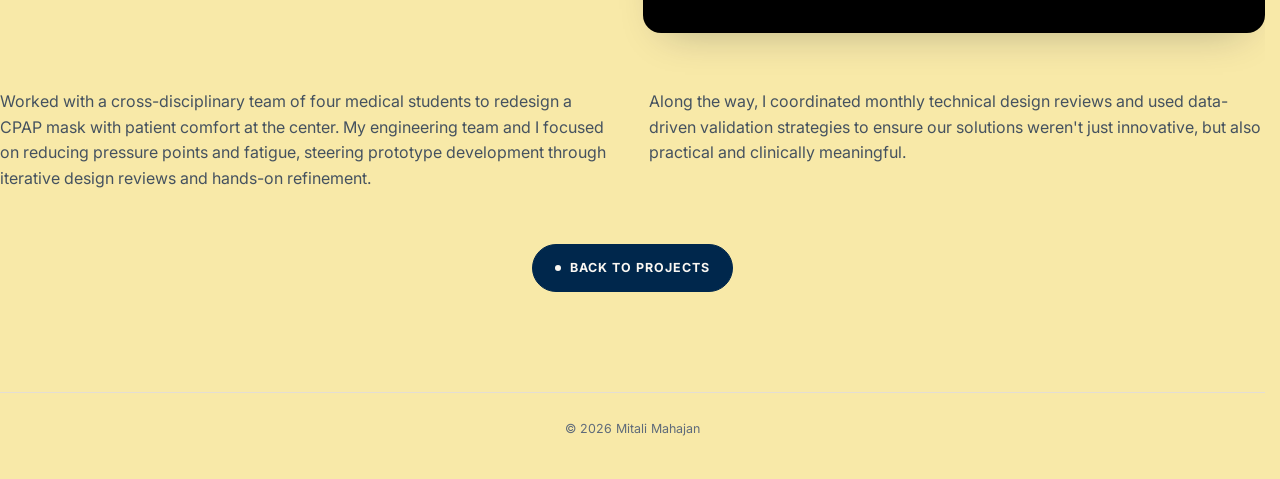
<file: sling-health.html>
<!DOCTYPE html>
<html lang="en">
<head>
<meta charset="UTF-8">
<meta name="viewport" content="width=device-width, initial-scale=1.0">
<title>Sling Health Student Organization | Mitali Mahajan</title>
<link rel="preconnect" href="https://fonts.googleapis.com">
<link href="https://fonts.googleapis.com/css2?family=Fraunces:wght@600;900&family=Inter:wght@400;500;600;700&display=swap" rel="stylesheet">
<link rel="stylesheet" href="style.css?v=46">
</head>
<body>

<header class="site-header">
  <div class="wrap">
    <a class="logo" href="index.html">MITALI MAHAJAN</a>
    <nav>
      <ul class="nav-links">
        <li><a href="index.html">Home</a></li>
        <li><a href="about.html">About</a></li>
        <li><a href="skills.html">Skills</a></li>
        <li><a href="projects.html" aria-current="page">Projects</a></li>
        <li><a href="https://mitalimahajan2209.wixsite.com/mitali-mahajan" target="_blank" rel="noopener">Foundations</a></li>
        <li><a href="contact.html">Contact</a></li>
      </ul>
    </nav>
  </div>
</header>

<main>
  <section class="detail-hero wrap">
    <p class="eyebrow">Design Team</p>
    <h1>Sling Health Student Organization</h1>
  </section>

  <section class="detail-media two-col wrap">
    <img src="assets/img-003.jpg" alt="Breadboard circuit connected to a laptop on a wooden desk">
    <img src="assets/img-004.jpg" alt="Hands wiring a breadboard prototype with a phone timer running">
  </section>

  <section class="detail-body wrap">
    <p>Worked with a cross-disciplinary team of four medical students to redesign a CPAP mask with patient comfort at the center. My engineering team and I focused on reducing pressure points and fatigue, steering prototype development through iterative design reviews and hands-on refinement.</p>
    <p>Along the way, I coordinated monthly technical design reviews and used data-driven validation strategies to ensure our solutions weren't just innovative, but also practical and clinically meaningful.</p>
  </section>

  <div class="detail-nav">
    <a class="pill-btn" href="projects.html"><span class="dot"></span>Back to projects</a>
  </div>
</main>

<a class="home-float pill-btn" href="index.html"><span class="dot"></span>Home</a>

<footer class="site-footer">
  &copy; 2026 Mitali Mahajan
</footer>

</body>
</html>
</file>
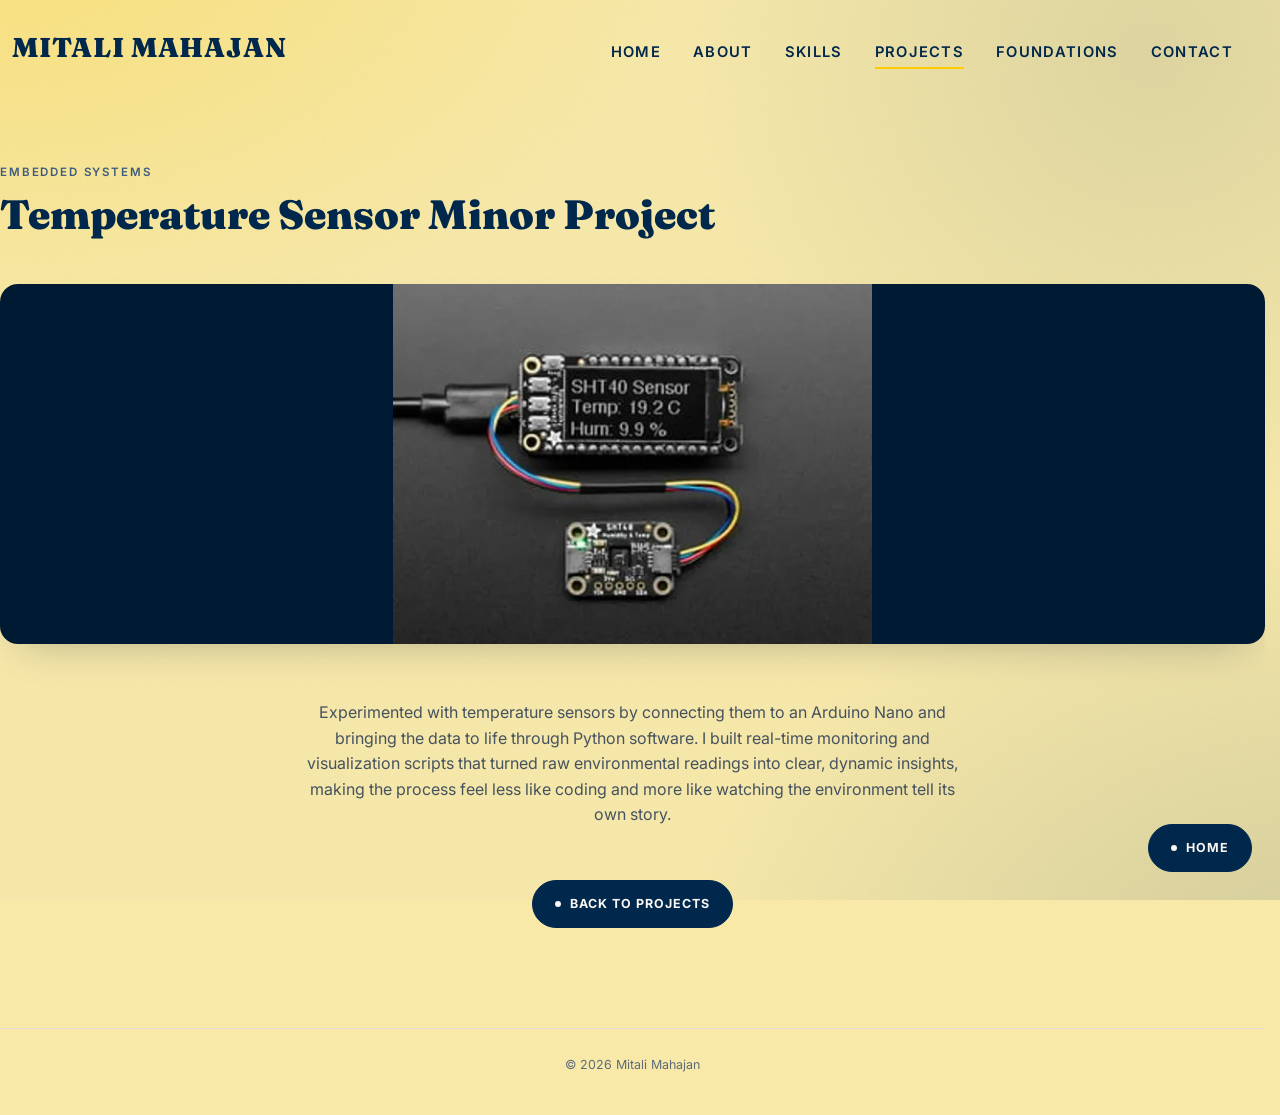
<file: temp-sensor.html>
<!DOCTYPE html>
<html lang="en">
<head>
<meta charset="UTF-8">
<meta name="viewport" content="width=device-width, initial-scale=1.0">
<title>Temperature Sensor Minor Project | Mitali Mahajan</title>
<link rel="preconnect" href="https://fonts.googleapis.com">
<link href="https://fonts.googleapis.com/css2?family=Fraunces:wght@600;900&family=Inter:wght@400;500;600;700&display=swap" rel="stylesheet">
<link rel="stylesheet" href="style.css?v=46">
</head>
<body>

<header class="site-header">
  <div class="wrap">
    <a class="logo" href="index.html">MITALI MAHAJAN</a>
    <nav>
      <ul class="nav-links">
        <li><a href="index.html">Home</a></li>
        <li><a href="about.html">About</a></li>
        <li><a href="skills.html">Skills</a></li>
        <li><a href="projects.html" aria-current="page">Projects</a></li>
        <li><a href="https://mitalimahajan2209.wixsite.com/mitali-mahajan" target="_blank" rel="noopener">Foundations</a></li>
        <li><a href="contact.html">Contact</a></li>
      </ul>
    </nav>
  </div>
</header>

<main>
  <section class="detail-hero wrap">
    <p class="eyebrow">Embedded Systems</p>
    <h1>Temperature Sensor Minor Project</h1>
  </section>

  <section class="detail-media wrap">
    <img class="full" src="assets/img-008.png" alt="SHT40 temperature and humidity sensor board with display" style="max-height:360px; object-fit:contain; background:var(--blue-deep);">
  </section>

  <section class="detail-body single wrap">
    <p>Experimented with temperature sensors by connecting them to an Arduino Nano and bringing the data to life through Python software. I built real-time monitoring and visualization scripts that turned raw environmental readings into clear, dynamic insights, making the process feel less like coding and more like watching the environment tell its own story.</p>
  </section>

  <div class="detail-nav">
    <a class="pill-btn" href="projects.html"><span class="dot"></span>Back to projects</a>
  </div>
</main>

<a class="home-float pill-btn" href="index.html"><span class="dot"></span>Home</a>

<footer class="site-footer">
  &copy; 2026 Mitali Mahajan
</footer>

</body>
</html>
</file>
<file: style.css>
/* ============================================
   Mitali Mahajan Portfolio
   Design tokens — maize & blue (U-M) palette
   ============================================ */
:root {
  /* ---- Anchor blue (University of Michigan blue) ---- */
  --blue: #00274c;          /* primary: sidebar bg, headings, body text on light */
  --blue-deep: #001a33;     /* deeper blue: image mattes, pressed states */
  --blue-bright: #2b5590;   /* lifted blue: link hover on light, focus ring */
  --blue-rgb: 0, 39, 76;    /* translucent blue overlays */

  /* ---- Secondary muted blue (steel) — tags, labels, secondary UI ---- */
  --steel: #3f5c80;

  /* ---- Maize accent — spot colour only, never a large fill ---- */
  --maize: #ffcb05;         /* active nav state, key hover highlights, signature accent */
  --maize-rgb: 255, 203, 5; /* maize glows */

  /* ---- Neutral surfaces ---- */
  --paper: #faf7f2;         /* warm off-white — main content bg */
  --paper-dim: #f1ece3;     /* warm dim — image thumb bg */
  --card: #ffffff;          /* card / panel bg */
  --line: #e4ded3;          /* warm hairline border */

  /* ---- Text on light ---- */
  --text-soft: #45525f;     /* secondary paragraph text */
  --muted: #5f6b7a;         /* footer / faint text */

  /* ---- Soft UI fill (buttons / chips) ---- */
  --fill: #e9eef5;
  --fill-line: #cdd9e8;
  --fill-hover: #dae4f1;

  /* ---- Sidebar ---- */
  --sidebar-bg: var(--blue);
  --sidebar-ink: #eef2f7;   /* near-white text on blue */
  --sidebar-muted: #9db0c6; /* muted blue-grey — inactive / footer */

  --shadow: 0 18px 40px -22px rgba(0, 20, 45, 0.30);
  --shadow-lift: 0 26px 55px -24px rgba(0, 20, 45, 0.40);
  --radius: 18px;

  --sidebar-w: 264px;

  --font-display: "Fraunces", Georgia, serif;
  --font-body: "Inter", -apple-system, BlinkMacSystemFont, sans-serif;
}

* { box-sizing: border-box; }

html {
  scroll-behavior: smooth;
  /* Always reserve the scrollbar's width so page content (and the header)
     sits at the same x-position whether or not a page scrolls. */
  overflow-y: scroll;
  scrollbar-gutter: stable;
}

body {
  margin: 0;
  background: #f8e9a8;
  color: var(--blue);
  font-family: var(--font-body);
  font-size: 16px;
  line-height: 1.6;
  -webkit-font-smoothing: antialiased;
}

/* ============ Ambient page backdrop ============
   Fixed layer behind all content: two soft light washes in
   opposite corners plus a faint paper grain. Kept very low
   contrast so it reads as texture, never pattern. */
body::before {
  content: "";
  position: fixed;
  inset: 0;
  z-index: -1;
  pointer-events: none;
  background-color: #f8e9a8;
  background-image:
    radial-gradient(1250px 780px at 0% -8%, rgba(var(--maize-rgb), 0.28), transparent 56%),
    radial-gradient(1150px 880px at 104% 114%, rgba(var(--blue-rgb), 0.16), transparent 58%),
    radial-gradient(780px 780px at 90% 6%, rgba(var(--blue-rgb), 0.10), transparent 60%),
    url("data:image/svg+xml,%3Csvg xmlns='http://www.w3.org/2000/svg' width='160' height='160'%3E%3Cfilter id='n'%3E%3CfeTurbulence type='fractalNoise' baseFrequency='0.8' numOctaves='2' stitchTiles='stitch'/%3E%3CfeColorMatrix type='saturate' values='0'/%3E%3C/filter%3E%3Crect width='100%25' height='100%25' filter='url(%23n)' opacity='0.09'/%3E%3C/svg%3E");
  background-repeat: no-repeat, no-repeat, no-repeat, repeat;
  background-size: auto, auto, auto, 160px 160px;
}

img { max-width: 100%; display: block; }

a { color: inherit; }

h1, h2, h3 {
  font-family: var(--font-display);
  font-weight: 900;
  line-height: 1.05;
  margin: 0;
}

.eyebrow {
  font-family: var(--font-body);
  font-size: 0.72rem;
  letter-spacing: 0.16em;
  text-transform: uppercase;
  font-weight: 600;
  color: var(--steel);
}

/* ============ Layout shell ============ */
.wrap {
  max-width: 1360px;
  margin: 0 auto;
  padding: 0 32px;
}

#main-content {
  min-width: 0;
  min-height: 100vh;
}

/* ============ Skip link ============ */
.skip-link {
  position: fixed;
  top: 10px;
  left: 10px;
  z-index: 120;
  background: var(--sidebar-bg);
  color: #fff;
  font-size: 0.82rem;
  font-weight: 600;
  padding: 10px 16px;
  border-radius: 10px;
  text-decoration: none;
  transform: translateY(-180%);
  transition: transform 0.2s ease;
}
.skip-link:focus { transform: none; }

/* ============ Buttons / pills ============ */
.pill-btn {
  display: inline-flex;
  align-items: center;
  gap: 9px;
  background: var(--blue);
  border: 1px solid var(--blue);
  color: var(--paper);
  text-decoration: none;
  font-size: 0.78rem;
  font-weight: 700;
  letter-spacing: 0.08em;
  text-transform: uppercase;
  padding: 13px 22px;
  border-radius: 999px;
  transition: transform 0.18s ease, box-shadow 0.18s ease,
              background 0.18s ease, border-color 0.18s ease;
}

.pill-btn:hover {
  background: var(--blue-bright);
  border-color: var(--blue-bright);
  transform: translateY(-3px);
  box-shadow: var(--shadow-lift);
}

.pill-btn .dot {
  width: 6px;
  height: 6px;
  border-radius: 50%;
  background: currentColor;
  flex: none;
}

.home-float {
  position: fixed;
  right: 28px;
  bottom: 28px;
  z-index: 40;
}

/* ============ Scroll reveal ============ */
html.js .reveal {
  opacity: 0;
  transform: translateY(22px);
  transition: opacity 0.7s ease,
              transform 0.7s cubic-bezier(0.2, 0.7, 0.2, 1);
  transition-delay: var(--reveal-delay, 0ms);
  will-change: opacity, transform;
}
html.js .reveal.is-visible {
  opacity: 1;
  transform: none;
}

/* ============ Hero (home page) ============ */
.hero {
  padding: 52px 0 68px;
  display: grid;
  grid-template-columns: 1.05fr 0.95fr;
  gap: 64px;
  align-items: start;
}

.hero h1 {
  font-size: clamp(2.1rem, 3.6vw, 2.9rem);
  margin-bottom: 20px;
}

.hero p {
  font-size: 1.0625rem;
  color: var(--blue);
  margin: 0 0 14px;
  max-width: 44ch;
}

/* "About the site" paragraph — set apart from the two "about me" ones */
.hero .hero-note {
  margin-top: 26px;
  padding-top: 22px;
  border-top: 1px solid var(--line);
}

.hero .hero-cta {
  margin: 30px 0 0;
  display: flex;
  flex-wrap: wrap;
  gap: 12px;
}

.hero-portrait {
  position: relative;
  justify-self: center;
}

.hero-portrait img {
  position: relative;
  z-index: 1;
  width: min(420px, 100%);
  height: auto;
  object-fit: contain;
  border-radius: var(--radius);
  border: 1px solid #000;
}

/* ============ Section dividers ============ */
.divider {
  display: flex;
  align-items: center;
  gap: 14px;
  margin: 0 0 44px;
}

.divider .stem {
  width: 34px;
  height: 2px;
  background: var(--maize);
}

/* ============ Projects grid ============ */
.projects-intro {
  padding: 64px 0 8px;
  text-align: left;
}

.projects-intro h1 {
  font-size: clamp(1.9rem, 3vw, 2.5rem);
  margin: 10px 0 12px;
}

.projects-intro p {
  color: var(--text-soft);
  max-width: 52ch;
  margin: 0;
}

.project-grid {
  display: grid;
  grid-template-columns: repeat(auto-fit, minmax(230px, 1fr));
  gap: 26px;
  padding: 48px 0 96px;
}

.project-card {
  background: var(--card);
  border: 1px solid var(--line);
  border-radius: var(--radius);
  overflow: hidden;
  text-decoration: none;
  color: var(--blue);
  transform: perspective(900px);
  transition: transform 0.24s cubic-bezier(0.2, 0.7, 0.2, 1),
              box-shadow 0.28s ease;
  display: flex;
  flex-direction: column;
}

.project-card:hover {
  transform: perspective(900px)
             rotateX(var(--tiltX, 0deg))
             rotateY(var(--tiltY, 0deg))
             translateY(-6px) scale(1.015);
  box-shadow: var(--shadow-lift);
}
.project-card:focus-visible {
  outline: 2px solid var(--blue);
  outline-offset: 3px;
}

.project-card .thumb {
  position: relative;
  aspect-ratio: 4 / 3;
  overflow: hidden;
  background: var(--paper-dim);
}

.project-card .thumb img {
  width: 100%;
  height: 100%;
  object-fit: contain;
  transition: transform 0.4s ease;
}

.project-card:hover .thumb img { transform: scale(1.06); }

/* "View project" affordance appears on hover / focus */
.project-card .thumb::after {
  content: "View project \2192";
  position: absolute;
  left: 14px;
  bottom: 14px;
  font-family: var(--font-body);
  font-size: 0.68rem;
  font-weight: 700;
  letter-spacing: 0.08em;
  text-transform: uppercase;
  color: #fff;
  background: rgba(var(--blue-rgb), 0.92);
  padding: 7px 12px;
  border-radius: 999px;
  transform: translateY(8px);
  opacity: 0;
  transition: transform 0.28s ease, opacity 0.28s ease;
}
.project-card:hover .thumb::after,
.project-card:focus-visible .thumb::after {
  transform: none;
  opacity: 1;
}

.project-card .card-body {
  padding: 20px 22px 24px;
  flex: 1;
  display: flex;
  flex-direction: column;
  gap: 8px;
}

.project-card h3 {
  font-size: 1.12rem;
  font-weight: 800;
}

.project-card p {
  margin: 0;
  font-size: 0.9rem;
  color: var(--text-soft);
}

.project-card .tag {
  margin-top: auto;
  font-size: 0.7rem;
  font-weight: 700;
  letter-spacing: 0.1em;
  text-transform: uppercase;
  color: var(--steel);
}

/* ============ Project detail pages ============ */
.detail-hero {
  padding: 56px 0 8px;
  text-align: left;
}

.detail-hero h1 {
  font-size: clamp(1.9rem, 3.2vw, 2.6rem);
  margin-top: 10px;
}

.detail-media {
  padding: 40px 0 8px;
  display: grid;
  gap: 20px;
}

.detail-media.two-col {
  grid-template-columns: 1fr 1fr;
}

.detail-media img {
  width: 100%;
  height: auto;
  object-fit: contain;
  border-radius: var(--radius);
  box-shadow: var(--shadow);
}

.detail-media .full {
  grid-column: 1 / -1;
  max-height: 80vh;
  object-fit: contain;
}

.detail-body {
  padding: 48px 0 40px;
  display: grid;
  grid-template-columns: repeat(2, 1fr);
  gap: 32px;
}

.detail-body p {
  margin: 0;
  color: var(--text-soft);
}

.detail-body.single {
  grid-template-columns: 1fr;
  max-width: 68ch;
  margin: 0 auto;
  text-align: center;
}

/* About page — photo + text two-column body
   (inherits the 2-col grid + mobile stacking from .detail-body) */
.about-columns {
  align-items: stretch;
}

/* Graphic fills the height of the text column, shown whole. */
.about-media {
  position: relative;
}

.about-photo {
  position: relative;
  overflow: hidden;
  height: 100%;
  min-height: 320px;
  border-radius: var(--radius);
  border: 1px solid #000;
  background: var(--blue);
}

.about-photo img {
  position: absolute;
  inset: 0;
  width: 100%;
  height: 100%;
  object-fit: contain;
  object-position: center;
}

/* Default hint label, bottom-right of the graphic */
.about-hint {
  position: absolute;
  right: 14px;
  bottom: 12px;
  z-index: 4;
  font-family: ui-monospace, "SF Mono", Menlo, Consolas, monospace;
  font-size: 0.66rem;
  font-weight: 600;
  letter-spacing: 0.14em;
  text-transform: uppercase;
  color: var(--maize);
  opacity: 0.85;
  pointer-events: none;
  transition: opacity 0.35s ease;
}

.about-media:hover .about-hint {
  opacity: 0;
}

/* Darken + meaning overlay, revealed on hover */
.about-overlay {
  position: absolute;
  inset: 0;
  z-index: 5;
  display: flex;
  flex-direction: column;
  justify-content: center;
  gap: 12px;
  padding: 26px 28px;
  background: rgba(var(--blue-rgb), 0.88);
  text-align: left;
  opacity: 0;
  pointer-events: none;
  transition: opacity 0.4s ease;
}

.about-media:hover .about-overlay {
  opacity: 1;
}

.about-overlay p {
  margin: 0;
  font-size: 0.86rem;
  line-height: 1.55;
  color: #fff;
}

.about-overlay .about-overlay-eyebrow {
  font-family: ui-monospace, "SF Mono", Menlo, Consolas, monospace;
  font-size: 0.68rem;
  font-weight: 700;
  letter-spacing: 0.18em;
  text-transform: uppercase;
  color: var(--maize);
  line-height: 1.2;
}

.about-text p + p {
  margin-top: 16px;
}

/* About page — categorized Skills & Tools grid */
.about-skills {
  padding: 40px 0 8px;
  text-align: center;
}

.skill-groups {
  display: grid;
  grid-template-columns: repeat(3, 1fr);
  gap: 40px 44px;
  margin-top: 26px;
  text-align: left;
}

.skill-group-title {
  font-family: var(--font-body);
  font-size: 1rem;
  font-weight: 700;
  color: var(--blue);
  margin: 0 0 14px;
  padding-bottom: 10px;
  border-bottom: 1px solid var(--line);
}

.skill-list {
  list-style: none;
  margin: 0;
  padding: 0;
  display: flex;
  flex-wrap: wrap;
  gap: 10px;
}

.skill-list li {
  background: var(--card);
  border: 1px solid var(--line);
  border-radius: 999px;
  padding: 10px 18px;
  font-size: 0.85rem;
  font-weight: 600;
  color: var(--blue);
}

@media (max-width: 900px) {
  .skill-groups { grid-template-columns: repeat(2, 1fr); }
}

@media (max-width: 600px) {
  .skill-groups { grid-template-columns: 1fr; }
}

.detail-caption {
  text-align: center;
  font-family: var(--font-display);
  font-size: 1.3rem;
  font-weight: 700;
  color: var(--steel);
  padding: 8px 0 32px;
}

.detail-nav {
  padding: 12px 0 100px;
  display: flex;
  justify-content: center;
  gap: 16px;
}

/* ============ Contact page ============ */
.contact-wrap {
  padding: 88px 0 140px;
  text-align: center;
}

/* Full-page tiled tech-doodle backdrop (contact page only) */
.doodle-bg {
  position: fixed;
  inset: 0;
  z-index: -1;
  pointer-events: none;
  opacity: 0.7;
  -webkit-mask-image: linear-gradient(to bottom, transparent 0%, transparent 6%, #000 36%);
  mask-image: linear-gradient(to bottom, transparent 0%, transparent 6%, #000 36%);
}

.doodle-bg svg {
  display: block;
  width: 100%;
  height: 100%;
}

/* Intro line under the "Contact" heading — matches .projects-intro p */
.contact-intro {
  color: var(--text-soft);
  max-width: 46ch;
  margin: 10px auto 0;
}

.contact-card {
  max-width: 460px;
  margin: 40px auto 0;
  background: var(--card);
  border: 1px solid var(--line);
  border-radius: var(--radius);
  box-shadow: var(--shadow);
  padding: 40px 36px;
  text-align: left;
  display: flex;
  flex-direction: column;
  gap: 20px;
  transition: transform 0.18s ease, box-shadow 0.18s ease;
}

.contact-card:hover {
  transform: translateY(-2px);
  box-shadow: var(--shadow-lift);
}

.contact-row .label {
  display: block;
  font-size: 0.68rem;
  font-weight: 700;
  letter-spacing: 0.12em;
  text-transform: uppercase;
  color: var(--steel);
  margin-bottom: 4px;
}

.contact-row a,
.contact-row span {
  font-size: 1.02rem;
  font-weight: 600;
  text-decoration: none;
}

.contact-card .contact-row a {
  transition: color 0.18s ease;
}

.contact-card .contact-row a:hover {
  color: var(--blue-bright);
  text-decoration: underline;
  text-decoration-color: var(--maize);
  text-underline-offset: 3px;
  text-decoration-thickness: 2px;
}

/* ============ Footer ============ */
.site-footer {
  border-top: 1px solid var(--line);
  padding: 26px 0 40px;
  text-align: center;
  font-size: 0.78rem;
  color: var(--muted);
}

/* ============ Top navigation ============
   Transparent horizontal bar: name on the left, links beside it.
   No background — sits directly on the page. */
.site-header {
  position: relative;
  z-index: 50;
  background: transparent;
}
.site-header .wrap {
  display: flex;
  align-items: baseline;
  column-gap: 96px;
  row-gap: 8px;
  padding: 26px 32px 26px 12px;
  flex-wrap: wrap;
}
.site-header .logo {
  font-family: var(--font-display);
  font-weight: 900;
  font-size: 1.7rem;
  letter-spacing: 0.03em;
  text-transform: uppercase;
  text-decoration: none;
  color: var(--blue);
  transition: color 0.2s ease;
}
.site-header .logo:hover { color: var(--blue-bright); }
.site-header nav { margin-left: auto; }
.site-header nav ul {
  display: flex;
  gap: 32px;
  list-style: none;
  margin: 0;
  padding: 0;
  flex-wrap: wrap;
}
.site-header nav a {
  position: relative;
  display: inline-block;
  color: var(--blue);
  text-decoration: none;
  font-size: 0.92rem;
  font-weight: 600;
  letter-spacing: 0.09em;
  text-transform: uppercase;
  padding-bottom: 4px;
  transition: color 0.2s ease;
}
.site-header nav a::after {
  content: "";
  position: absolute;
  left: 0;
  right: 0;
  bottom: 0;
  height: 2px;
  background: var(--maize);
  transform: scaleX(0);
  transform-origin: left;
  transition: transform 0.28s cubic-bezier(0.2, 0.7, 0.2, 1);
}
.site-header nav a:hover,
.site-header nav a:focus-visible { color: var(--blue-bright); }
.site-header nav a:hover::after,
.site-header nav a:focus-visible::after { transform: scaleX(1); }
.site-header nav a[aria-current="page"]::after { transform: scaleX(1); }

/* ============ Responsive ============ */
@media (max-width: 900px) {
  .site-header .wrap {
    column-gap: 24px;
    padding: 18px 22px;
  }
  .site-header .logo { font-size: 1.4rem; }
  .site-header nav ul { gap: 20px; }

  .hero {
    grid-template-columns: 1fr;
    text-align: center;
    padding-top: 48px;
  }
  .hero p { margin-left: auto; margin-right: auto; }
  .hero-portrait { order: -1; }
  .hero-portrait img { width: min(320px, 80vw); height: auto; }
  .detail-media.two-col { grid-template-columns: 1fr; }
  .detail-body { grid-template-columns: 1fr; text-align: left; }
}

@media (prefers-reduced-motion: reduce) {
  *, *::before, *::after {
    animation-duration: 0.001ms !important;
    animation-iteration-count: 1 !important;
    transition-duration: 0.001ms !important;
    scroll-behavior: auto !important;
  }
  html.js .reveal { opacity: 1 !important; transform: none !important; }
}

/* Keyboard focus visibility */
a:focus-visible, button:focus-visible {
  outline: 2px solid var(--blue);
  outline-offset: 3px;
}

/* ============================================
   Single-screen pages — about / skills / projects / contact
   Compact vertical rhythm so the page fits one viewport.
   ============================================ */
.onepage body {
  min-height: 100vh;
  display: flex;
  flex-direction: column;
}
.onepage main {
  flex: 1 0 auto;
  display: flex;
  flex-direction: column;
}
.onepage main > * {
  width: 100%;
}
.onepage .site-header .wrap {
  padding-top: 14px;
  padding-bottom: 14px;
}
.onepage .site-footer {
  padding: 16px 0 18px;
}

/* about.html */
.onepage .detail-hero {
  padding: 28px 0 4px;
}
.onepage .detail-body {
  padding: 26px 0 18px;
}
.onepage .about-photo {
  min-height: 240px;
}
.onepage .about-text p + p {
  margin-top: 10px;
}
.onepage .detail-nav {
  padding: 16px 0 22px;
}

/* contact.html */
.onepage .contact-wrap {
  padding: 34px 0 34px;
}

/* projects.html */
.onepage .projects-intro {
  padding: 28px 0 4px;
}
.onepage .project-grid {
  padding: 24px 0 26px;
}
.onepage .project-card .thumb {
  aspect-ratio: 16 / 10;
}

/* skills.html */
.onepage .skills-hero {
  padding: 24px 0 2px;
}
.onepage .about-skills {
  padding: 20px 0 6px;
}
.onepage .skill-groups {
  gap: 18px 36px;
}
.onepage .skill-group-title {
  margin-bottom: 10px;
  padding-bottom: 7px;
}

/* only lock scrolling + vertically centre on screens tall/wide enough to fit it */
@media (min-width: 900px) and (min-height: 700px) {
  .onepage {
    overflow: hidden;
  }
  .onepage main {
    justify-content: center;
  }
}

/* ============================================
   skills.html — dark navy theme (scoped)
   ============================================ */
body.skills-page {
  background: linear-gradient(165deg, var(--blue-deep) 0%, var(--blue) 58%, #012c56 100%);
  color: var(--paper);
}


/* repurpose the fixed ambient layer as a faint radar-ring field,
   masked away near the top so the heading stays clean */
body.skills-page::before {
  background-color: transparent;
  background-image:
    repeating-radial-gradient(circle at 58% 48%,
      rgba(238, 242, 247, 0.09) 0 1.5px,
      transparent 1.5px 92px);
  background-repeat: no-repeat;
  background-size: auto;
  -webkit-mask-image: linear-gradient(to bottom, transparent 0%, transparent 15%, rgba(0, 0, 0, 0.45) 38%, #000 76%);
          mask-image: linear-gradient(to bottom, transparent 0%, transparent 15%, rgba(0, 0, 0, 0.45) 38%, #000 76%);
}

/* nav + footer + floating button contrast on dark */
.skills-page .site-header .logo,
.skills-page .site-header nav a {
  color: var(--paper);
}
.skills-page .site-header .logo:hover,
.skills-page .site-header nav a:hover,
.skills-page .site-header nav a:focus-visible {
  color: var(--maize);
}
.skills-page .site-footer {
  border-top-color: rgba(238, 242, 247, 0.12);
  color: rgba(238, 242, 247, 0.55);
}
.skills-page .home-float.pill-btn {
  border-color: var(--maize);
}

/* heading area — left-aligned serif + gold subtext */
.skills-page .skills-hero {
  padding: 64px 0 4px;
  text-align: left;
}
.skills-page .skills-hero h1 {
  font-size: clamp(2.2rem, 4.4vw, 3.1rem);
  color: var(--paper);
}

/* category headings + gold count badge + gold-olive underline */
.skills-page .skill-group-title {
  display: flex;
  align-items: center;
  gap: 10px;
  color: var(--paper);
  border-bottom-color: rgba(var(--maize-rgb), 0.38);
}
.skills-page .skill-count {
  flex: none;
  font-family: var(--font-body);
  font-size: 0.7rem;
  font-weight: 700;
  line-height: 1;
  color: var(--blue);
  background: var(--maize);
  border-radius: 999px;
  padding: 3px 7px;
}

/* tighter, smaller outlined pills */
.skills-page .skill-groups {
  gap: 30px 36px;
}
.skills-page .skill-list {
  gap: 6px;
}
.skills-page .skill-list li {
  background: transparent;
  border-color: rgba(238, 242, 247, 0.26);
  color: var(--paper);
  padding: 6px 12px;
  font-size: 0.78rem;
}
</file>
